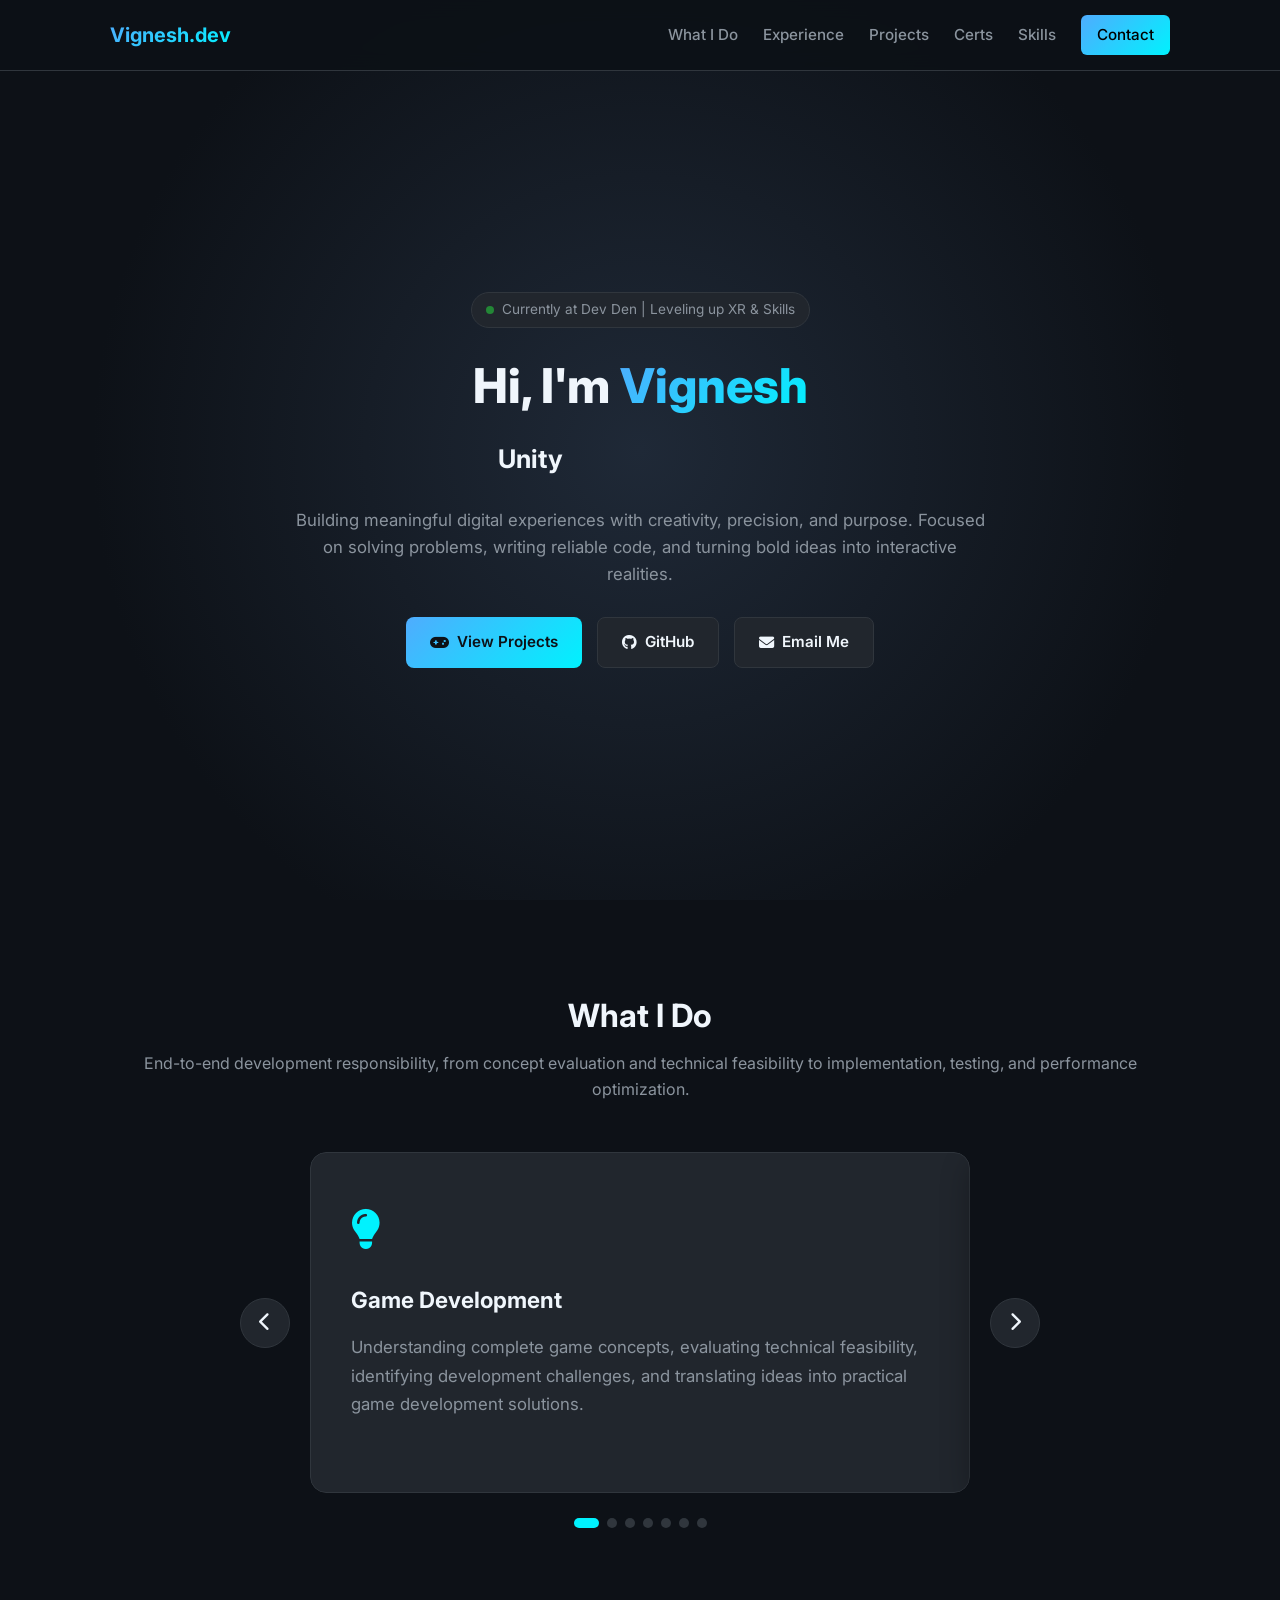
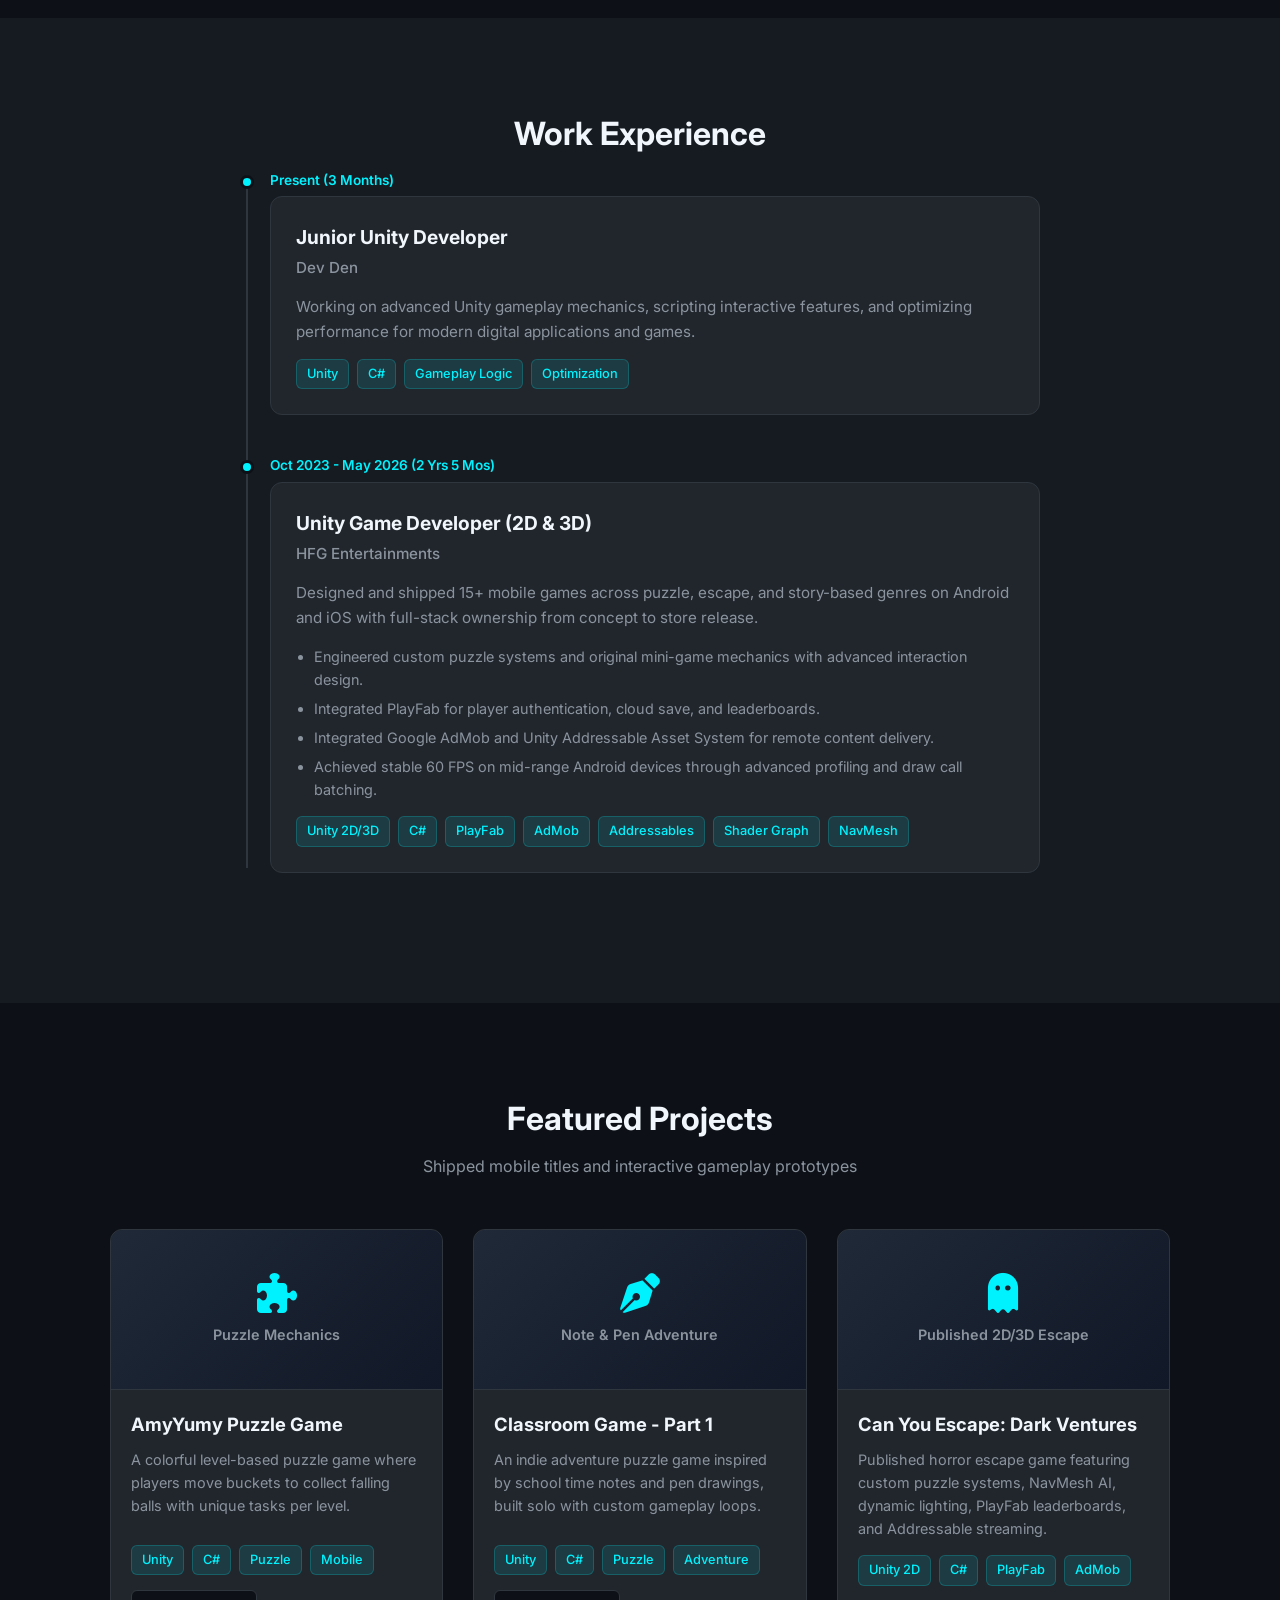
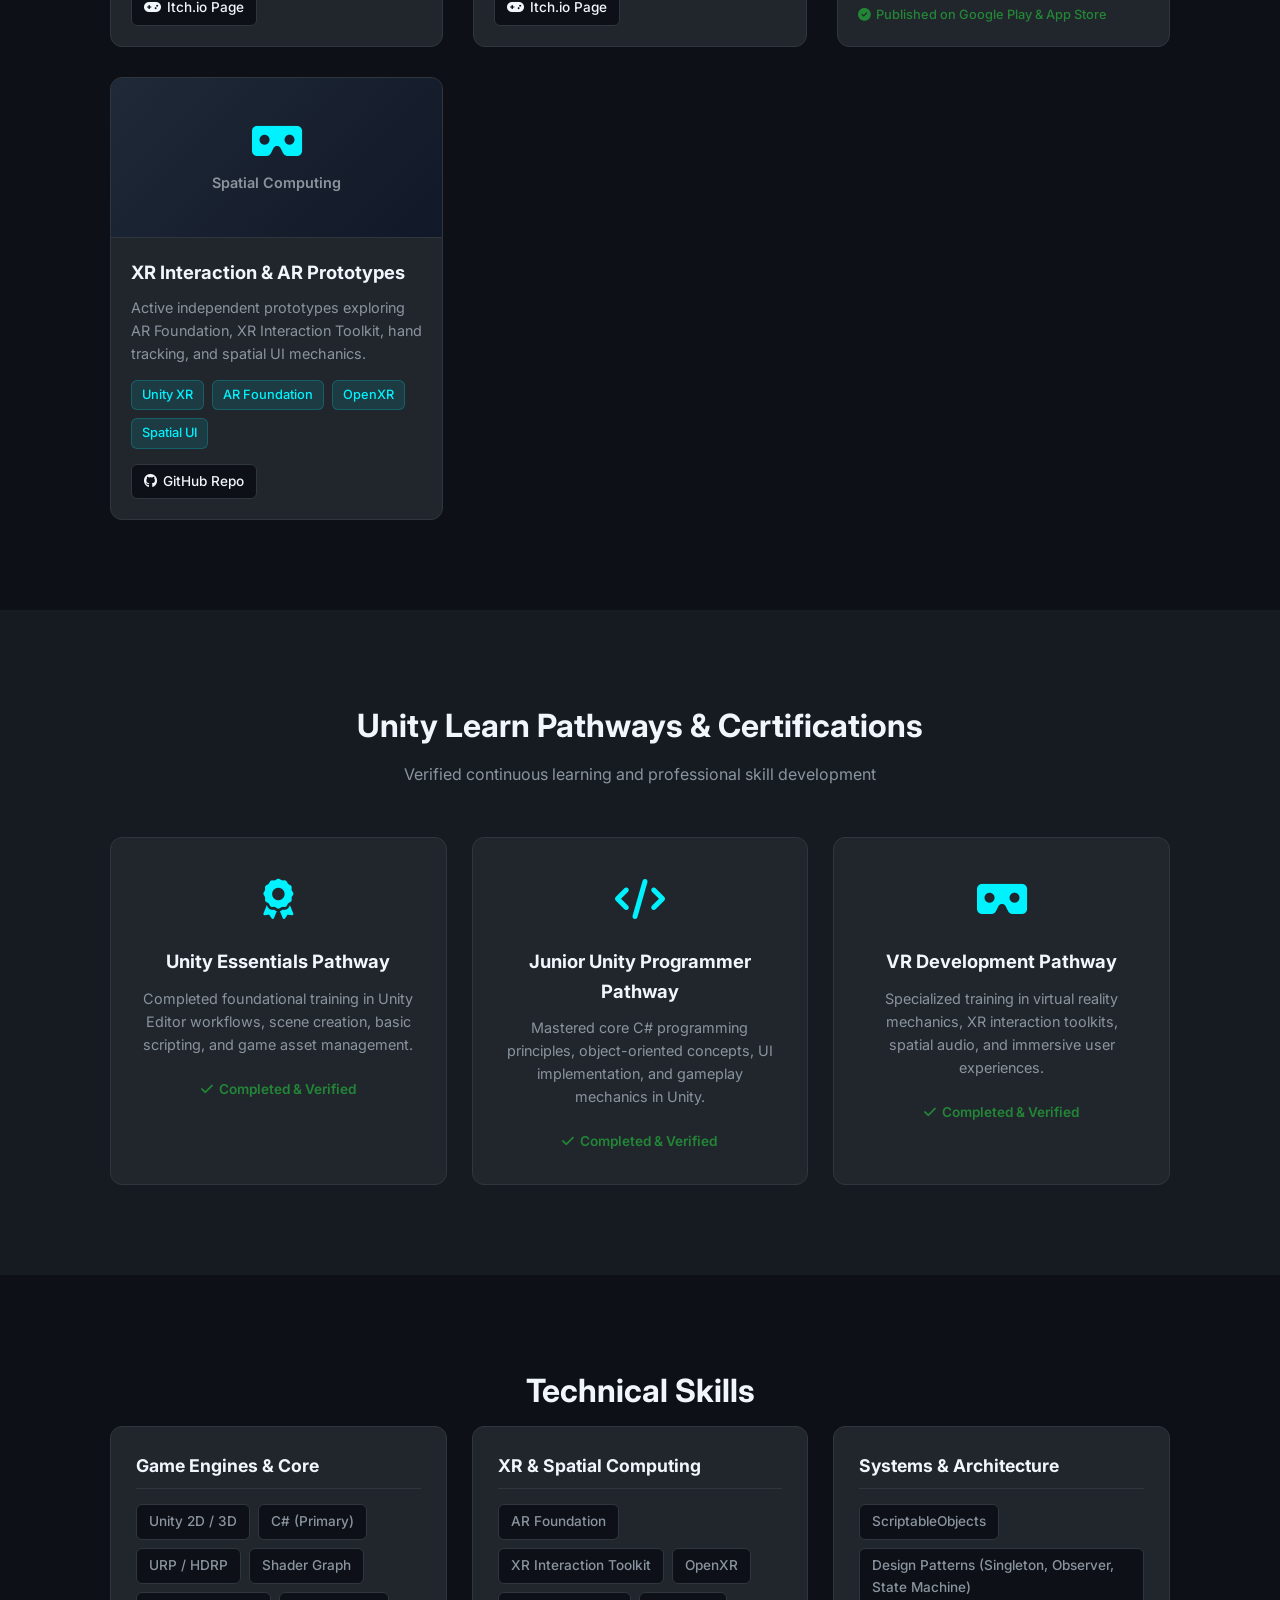
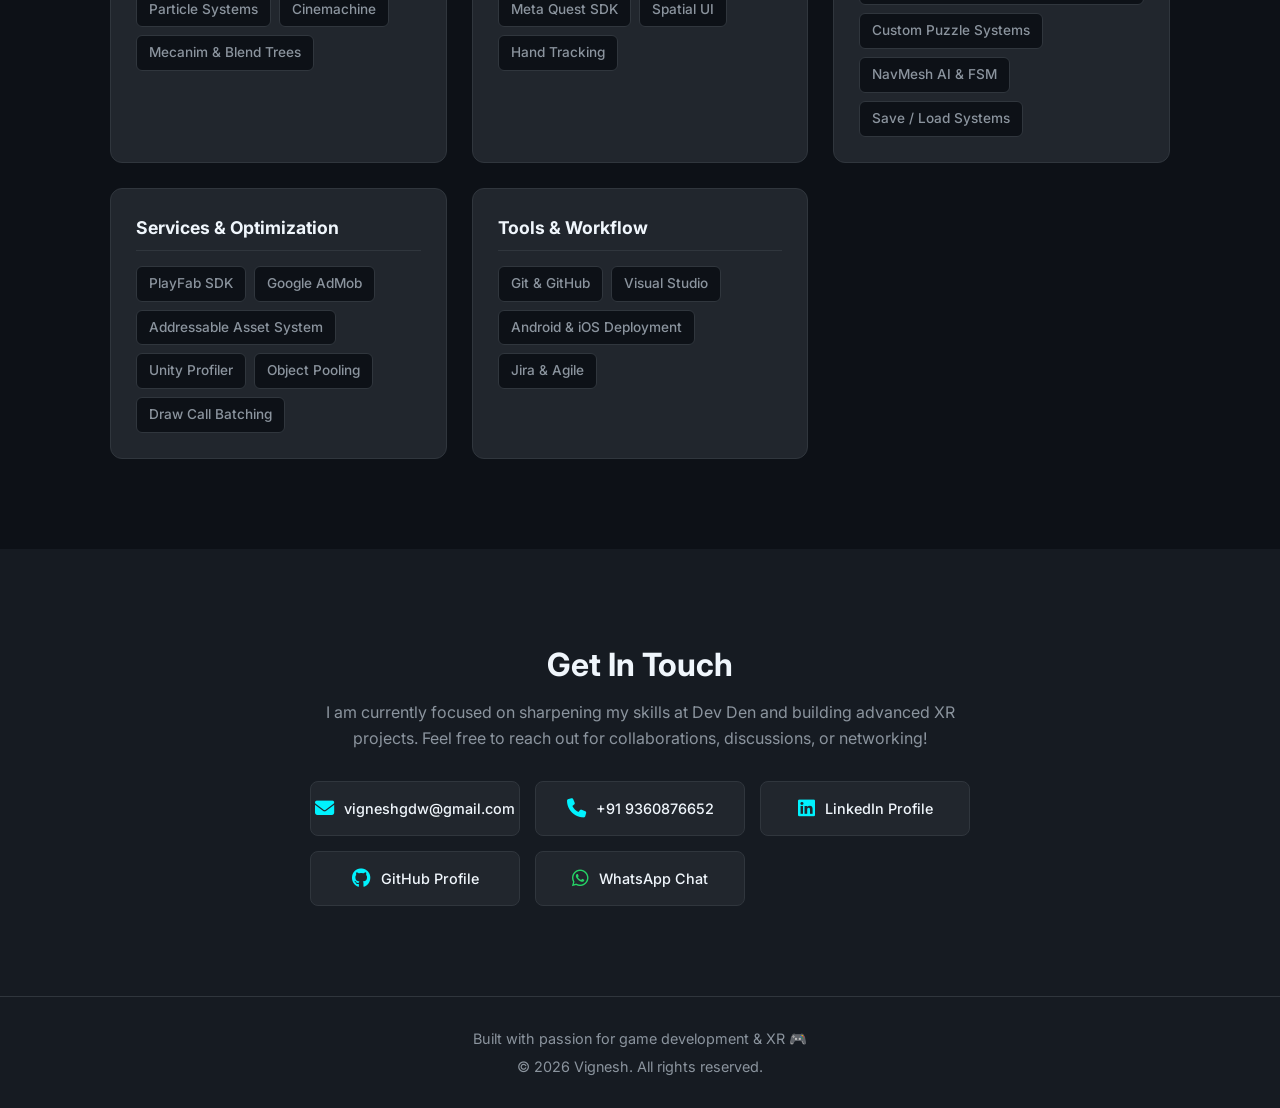
<file: index.html>
<!DOCTYPE html>
<html lang="en">
<head>
    <meta charset="UTF-8">
    <meta name="viewport" content="width=device-width, initial-scale=1.0">
    <title>Vignesh | Unity & XR Developer</title>
    <link rel="stylesheet" href="style.css">
    <!-- FontAwesome Icons -->
    <link rel="stylesheet" href="https://cdnjs.cloudflare.com/ajax/libs/font-awesome/6.4.0/css/all.min.css">
    <!-- Google Fonts -->
    <link href="https://fonts.googleapis.com/css2?family=Inter:wght@300;400;500;600;700;800&display=swap" rel="stylesheet">
</head>
<body>

    <!-- Header & Navigation -->
    <header class="navbar">
        <div class="nav-container">
            <a href="#" class="logo">Vignesh.dev</a>
            <nav class="nav-links">
                <a href="#about">What I Do</a>
                <a href="#experience">Experience</a>
                <a href="#projects">Projects</a>
                <a href="#certifications">Certs</a>
                <a href="#skills">Skills</a>
                <a href="#contact" class="nav-btn">Contact</a>
            </nav>
            <div class="hamburger">
                <i class="fa-solid fa-bars"></i>
            </div>
        </div>
    </header>

    <!-- Hero Section -->
    <section class="hero">
        <div class="hero-container">
            <div class="status-badge">
                <span class="pulse-dot"></span> Currently at Dev Den | Leveling up XR & Skills
            </div>
            <h1>Hi, I'm <span class="gradient-text">Vignesh</span></h1>
            
            <!-- Dynamic Rotating Title Container -->
            <div class="hero-title-wrapper">
                <span class="static-prefix">Unity</span>
                <span id="rotating-role" class="rotating-text">Junior Developer</span>
            </div>

            <p>Building meaningful digital experiences with creativity, precision, and purpose. 
                Focused on solving problems, writing reliable code, and turning bold ideas into interactive realities. </p>
            <div class="hero-btns">
                <a href="#projects" class="btn btn-primary"><i class="fa-solid fa-gamepad"></i> View Projects</a>
                <a href="https://github.com/vigneshGDW" target="_blank" class="btn btn-outline"><i class="fa-brands fa-github"></i> GitHub</a>
                <a href="mailto:vigneshgdw@gmail.com" class="btn btn-outline"><i class="fa-solid fa-envelope"></i> Email Me</a>
            </div>
        </div>
    </section>

    <!-- What I Do Section (Interactive Carousel) -->
    <section id="about" class="section">
        <div class="container">
            <h2 class="section-title">What I Do</h2>
            <p class="section-subtitle">End-to-end development responsibility, from concept evaluation and technical feasibility to implementation, testing, and performance optimization.</p>
            
            <div class="carousel-container">
                <button class="carousel-btn prev-btn" id="prevCard" aria-label="Previous Card">
                    <i class="fa-solid fa-chevron-left"></i>
                </button>

                <div class="carousel-track-wrapper">
                    <div class="carousel-track" id="carouselTrack">
                        
                        <!-- Card 1 -->
                        <div class="carousel-card active">
                            <div class="card-icon"><i class="fa-solid fa-lightbulb"></i></div>
                            <h3>Game Development</h3>
                            <p>Understanding complete game concepts, evaluating technical feasibility, identifying development challenges, and translating ideas into practical game development solutions.</p>
                        </div>

                        <!-- Card 2 -->
                        <div class="carousel-card">
                            <div class="card-icon"><i class="fa-solid fa-code"></i></div>
                            <h3>Gameplay Programming</h3>
                            <p>Understanding gameplay requirements, analyzing story progression and game flow, implementing gameplay logic, and ensuring interactions behave consistently with the intended game experience.</p>
                        </div>

                        <!-- Card 3 -->
                        <div class="carousel-card">
                            <div class="card-icon"><i class="fa-solid fa-vr-cardboard"></i></div>
                            <h3>XR Development (AR / VR / MR)</h3>
                            <p>Understanding client requirements and identifying the right immersive solution, whether Augmented Reality, Virtual Reality, or Mixed Reality. Translating real-world concepts into interactive experiences using Unity XR technologies.</p>
                        </div>

                        <!-- Card 4 -->
                        <div class="carousel-card">
                            <div class="card-icon"><i class="fa-solid fa-cubes"></i></div>
                            <h3>Unity Development</h3>
                            <p>Building complete interactive applications using Unity and C#. Continuously improving Unity development skills, exploring new technologies, implementing reusable systems, and translating technical concepts into functional solutions.</p>
                        </div>

                        <!-- Card 5 -->
                        <div class="carousel-card">
                            <div class="card-icon"><i class="fa-solid fa-gauge-high"></i></div>
                            <h3>Performance Optimization</h3>
                            <p>Analyzing and optimizing CPU and GPU performance using the Unity Profiler. Identifying performance bottlenecks, monitoring resource usage, and improving application efficiency across target platforms.</p>
                        </div>

                        <!-- Card 6 -->
                        <div class="carousel-card">
                            <div class="card-icon"><i class="fa-solid fa-network-wired"></i></div>
                            <h3>Multiplayer Development</h3>
                            <p>Developing multiplayer functionality using Photon Fusion and exploring Unity Netcode. Working with network synchronization, player interactions, shared game states, and real-time multiplayer experiences.</p>
                        </div>

                        <!-- Card 7 -->
                        <div class="carousel-card">
                            <div class="card-icon"><i class="fa-solid fa-vial-circle-check"></i></div>
                            <h3>Rigorous Testing & QA</h3>
                            <p>Executing comprehensive self-testing and unit testing across all developed modules. Verifying that every feature functions flawlessly against concept requirements and client expectations prior to final delivery.</p>
                        </div>

                    </div>
                </div>

                <button class="carousel-btn next-btn" id="nextCard" aria-label="Next Card">
                    <i class="fa-solid fa-chevron-right"></i>
                </button>
            </div>

            <!-- Carousel Indicators / Dots -->
            <div class="carousel-dots" id="carouselDots"></div>
        </div>
    </section>

    <!-- Experience Section -->
    <section id="experience" class="section bg-alt">
        <div class="container">
            <h2 class="section-title">Work Experience</h2>
            <div class="timeline">
                
                <!-- Current Job -->
                <div class="timeline-item">
                    <div class="timeline-dot"></div>
                    <div class="timeline-date">Present (3 Months)</div>
                    <div class="timeline-content">
                        <h3>Junior Unity Developer</h3>
                        <h4>Dev Den</h4>
                        <p>Working on advanced Unity gameplay mechanics, scripting interactive features, and optimizing performance for modern digital applications and games.</p>
                        <div class="tech-tags">
                            <span>Unity</span>
                            <span>C#</span>
                            <span>Gameplay Logic</span>
                            <span>Optimization</span>
                        </div>
                    </div>
                </div>

                <!-- Past Job -->
                <div class="timeline-item">
                    <div class="timeline-dot"></div>
                    <div class="timeline-date">Oct 2023 - May 2026 (2 Yrs 5 Mos)</div>
                    <div class="timeline-content">
                        <h3>Unity Game Developer (2D & 3D)</h3>
                        <h4>HFG Entertainments</h4>
                        <p>Designed and shipped 15+ mobile games across puzzle, escape, and story-based genres on Android and iOS with full-stack ownership from concept to store release.</p>
                        <ul>
                            <li>Engineered custom puzzle systems and original mini-game mechanics with advanced interaction design.</li>
                            <li>Integrated PlayFab for player authentication, cloud save, and leaderboards.</li>
                            <li>Integrated Google AdMob and Unity Addressable Asset System for remote content delivery.</li>
                            <li>Achieved stable 60 FPS on mid-range Android devices through advanced profiling and draw call batching.</li>
                        </ul>
                        <div class="tech-tags">
                            <span>Unity 2D/3D</span>
                            <span>C#</span>
                            <span>PlayFab</span>
                            <span>AdMob</span>
                            <span>Addressables</span>
                            <span>Shader Graph</span>
                            <span>NavMesh</span>
                        </div>
                    </div>
                </div>

            </div>
        </div>
    </section>

    <!-- Projects Section -->
    <section id="projects" class="section">
        <div class="container">
            <h2 class="section-title">Featured Projects</h2>
            <p class="section-subtitle">Shipped mobile titles and interactive gameplay prototypes</p>

            <div class="projects-grid">

                <!-- Project 1 -->
                <div class="project-card">
                    <div class="project-media">
                        <i class="fa-solid fa-puzzle-piece"></i>
                        <span>Puzzle Mechanics</span>
                    </div>
                    <div class="project-info">
                        <h3>AmyYumy Puzzle Game</h3>
                        <p>A colorful level-based puzzle game where players move buckets to collect falling balls with unique tasks per level.</p>
                        <div class="tech-tags">
                            <span>Unity</span>
                            <span>C#</span>
                            <span>Puzzle</span>
                            <span>Mobile</span>
                        </div>
                        <div class="project-links">
                            <a href="https://vigneshgdw.itch.io/amyyumygames" target="_blank" class="btn-sm"><i class="fa-solid fa-gamepad"></i> Itch.io Page</a>
                        </div>
                    </div>
                </div>

                <!-- Project 2 -->
                <div class="project-card">
                    <div class="project-media">
                        <i class="fa-solid fa-pen-nib"></i>
                        <span>Note & Pen Adventure</span>
                    </div>
                    <div class="project-info">
                        <h3>Classroom Game - Part 1</h3>
                        <p>An indie adventure puzzle game inspired by school time notes and pen drawings, built solo with custom gameplay loops.</p>
                        <div class="tech-tags">
                            <span>Unity</span>
                            <span>C#</span>
                            <span>Puzzle</span>
                            <span>Adventure</span>
                        </div>
                        <div class="project-links">
                            <a href="https://vigneshgdw.itch.io/classroomgame-part-1" target="_blank" class="btn-sm"><i class="fa-solid fa-gamepad"></i> Itch.io Page</a>
                        </div>
                    </div>
                </div>

                <!-- Project 3 -->
                <div class="project-card">
                    <div class="project-media">
                        <i class="fa-solid fa-ghost"></i>
                        <span>Published 2D/3D Escape</span>
                    </div>
                    <div class="project-info">
                        <h3>Can You Escape: Dark Ventures</h3>
                        <p>Published horror escape game featuring custom puzzle systems, NavMesh AI, dynamic lighting, PlayFab leaderboards, and Addressable streaming.</p>
                        <div class="tech-tags">
                            <span>Unity 2D</span>
                            <span>C#</span>
                            <span>PlayFab</span>
                            <span>AdMob</span>
                        </div>
                        <div class="project-links">
                            <span class="badge-live"><i class="fa-solid fa-circle-check"></i> Published on Google Play & App Store</span>
                        </div>
                    </div>
                </div>

                <!-- Project 4 -->
                <div class="project-card">
                    <div class="project-media">
                        <i class="fa-solid fa-vr-cardboard"></i>
                        <span>Spatial Computing</span>
                    </div>
                    <div class="project-info">
                        <h3>XR Interaction & AR Prototypes</h3>
                        <p>Active independent prototypes exploring AR Foundation, XR Interaction Toolkit, hand tracking, and spatial UI mechanics.</p>
                        <div class="tech-tags">
                            <span>Unity XR</span>
                            <span>AR Foundation</span>
                            <span>OpenXR</span>
                            <span>Spatial UI</span>
                        </div>
                        <div class="project-links">
                            <a href="https://github.com/vigneshGDW" target="_blank" class="btn-sm"><i class="fa-brands fa-github"></i> GitHub Repo</a>
                        </div>
                    </div>
                </div>

            </div>
        </div>
    </section>

    <!-- Certifications Section -->
    <section id="certifications" class="section bg-alt">
        <div class="container">
            <h2 class="section-title">Unity Learn Pathways & Certifications</h2>
            <p class="section-subtitle">Verified continuous learning and professional skill development</p>

            <div class="certs-grid">
                <div class="cert-card">
                    <div class="cert-icon"><i class="fa-solid fa-award"></i></div>
                    <h3>Unity Essentials Pathway</h3>
                    <p>Completed foundational training in Unity Editor workflows, scene creation, basic scripting, and game asset management.</p>
                    <span class="cert-status verified"><i class="fa-solid fa-check"></i> Completed & Verified</span>
                </div>

                <div class="cert-card">
                    <div class="cert-icon"><i class="fa-solid fa-code"></i></div>
                    <h3>Junior Unity Programmer Pathway</h3>
                    <p>Mastered core C# programming principles, object-oriented concepts, UI implementation, and gameplay mechanics in Unity.</p>
                    <span class="cert-status verified"><i class="fa-solid fa-check"></i> Completed & Verified</span>
                </div>

                <div class="cert-card">
                    <div class="cert-icon"><i class="fa-solid fa-vr-cardboard"></i></div>
                    <h3>VR Development Pathway</h3>
                    <p>Specialized training in virtual reality mechanics, XR interaction toolkits, spatial audio, and immersive user experiences.</p>
                    <span class="cert-status verified"><i class="fa-solid fa-check"></i> Completed & Verified</span>
                </div>
            </div>
        </div>
    </section>

    <!-- Skills Section -->
    <section id="skills" class="section">
        <div class="container">
            <h2 class="section-title">Technical Skills</h2>
            
            <div class="skills-container">
                <div class="skill-category">
                    <h3>Game Engines & Core</h3>
                    <div class="skill-tags">
                        <span>Unity 2D / 3D</span>
                        <span>C# (Primary)</span>
                        <span>URP / HDRP</span>
                        <span>Shader Graph</span>
                        <span>Particle Systems</span>
                        <span>Cinemachine</span>
                        <span>Mecanim & Blend Trees</span>
                    </div>
                </div>

                <div class="skill-category">
                    <h3>XR & Spatial Computing</h3>
                    <div class="skill-tags">
                        <span>AR Foundation</span>
                        <span>XR Interaction Toolkit</span>
                        <span>OpenXR</span>
                        <span>Meta Quest SDK</span>
                        <span>Spatial UI</span>
                        <span>Hand Tracking</span>
                    </div>
                </div>

                <div class="skill-category">
                    <h3>Systems & Architecture</h3>
                    <div class="skill-tags">
                        <span>ScriptableObjects</span>
                        <span>Design Patterns (Singleton, Observer, State Machine)</span>
                        <span>Custom Puzzle Systems</span>
                        <span>NavMesh AI & FSM</span>
                        <span>Save / Load Systems</span>
                    </div>
                </div>

                <div class="skill-category">
                    <h3>Services & Optimization</h3>
                    <div class="skill-tags">
                        <span>PlayFab SDK</span>
                        <span>Google AdMob</span>
                        <span>Addressable Asset System</span>
                        <span>Unity Profiler</span>
                        <span>Object Pooling</span>
                        <span>Draw Call Batching</span>
                    </div>
                </div>

                <div class="skill-category">
                    <h3>Tools & Workflow</h3>
                    <div class="skill-tags">
                        <span>Git & GitHub</span>
                        <span>Visual Studio</span>
                        <span>Android & iOS Deployment</span>
                        <span>Jira & Agile</span>
                    </div>
                </div>
            </div>
        </div>
    </section>

    <!-- Contact Section -->
    <section id="contact" class="section bg-alt">
        <div class="container contact-container">
            <h2 class="section-title">Get In Touch</h2>
            <p>I am currently focused on sharpening my skills at Dev Den and building advanced XR projects. Feel free to reach out for collaborations, discussions, or networking!</p>

            <div class="contact-cards">
                <a href="mailto:vigneshgdw@gmail.com" class="contact-card-link">
                    <i class="fa-solid fa-envelope"></i>
                    <span>vigneshgdw@gmail.com</span>
                </a>
                <a href="tel:9360876652" class="contact-card-link">
                    <i class="fa-solid fa-phone"></i>
                    <span>+91 9360876652</span>
                </a>
                <a href="https://www.linkedin.com/in/vignesh-gdw-719664353/" target="_blank" class="contact-card-link">
                    <i class="fa-brands fa-linkedin"></i>
                    <span>LinkedIn Profile</span>
                </a>
                <a href="https://github.com/vigneshGDW" target="_blank" class="contact-card-link">
                    <i class="fa-brands fa-github"></i>
                    <span>GitHub Profile</span>
                </a>
                <a href="https://wa.me/919360876652" target="_blank" class="contact-card-link whatsapp">
                    <i class="fa-brands fa-whatsapp"></i>
                    <span>WhatsApp Chat</span>
                </a>
            </div>
        </div>
    </section>

    <!-- Footer -->
    <footer>
        <div class="container">
            <p>Built with passion for game development & XR 🎮</p>
            <p>© 2026 Vignesh. All rights reserved.</p>
        </div>
    </footer>

    <script src="script.js"></script>
</body>
</html>
</file>
<file: style.css>
/* CSS Reset & Variables */
* {
    margin: 0;
    padding: 0;
    box-sizing: border-box;
}

:root {
    --bg-primary: #0d1117;
    --bg-secondary: #161b22;
    --bg-card: #21262d;
    --border-color: #30363d;
    --accent-color: #00f2fe;
    --accent-secondary: #4facfe;
    --text-primary: #f0f6fc;
    --text-secondary: #8b949e;
    --transition: all 0.3s ease;
}

html {
    scroll-behavior: smooth;
}

body {
    font-family: 'Inter', sans-serif;
    background-color: var(--bg-primary);
    color: var(--text-primary);
    line-height: 1.6;
}

a {
    text-decoration: none;
    color: inherit;
}

ul {
    list-style: none;
}

.container {
    max-width: 1100px;
    margin: 0 auto;
    padding: 0 20px;
}

/* Navbar */
.navbar {
    position: fixed;
    top: 0;
    left: 0;
    width: 100%;
    background-color: rgba(13, 17, 23, 0.9);
    backdrop-filter: blur(10px);
    border-bottom: 1px solid var(--border-color);
    z-index: 1000;
}

.nav-container {
    display: flex;
    justify-content: space-between;
    align-items: center;
    max-width: 1100px;
    margin: 0 auto;
    padding: 15px 20px;
}

.logo {
    font-size: 1.25rem;
    font-weight: 700;
    color: var(--text-primary);
    background: linear-gradient(135deg, var(--accent-secondary), var(--accent-color));
    -webkit-background-clip: text;
    -webkit-text-fill-color: transparent;
}

.nav-links {
    display: flex;
    gap: 25px;
    align-items: center;
}

.nav-links a {
    color: var(--text-secondary);
    font-size: 0.95rem;
    font-weight: 500;
    transition: var(--transition);
}

.nav-links a:hover, .nav-links a.active {
    color: var(--accent-color);
}

.nav-btn {
    background: linear-gradient(135deg, var(--accent-secondary), var(--accent-color));
    color: #000 !important;
    padding: 8px 16px;
    border-radius: 6px;
    font-weight: 600;
}

.hamburger {
    display: none;
    font-size: 1.5rem;
    cursor: pointer;
    color: var(--text-primary);
}

/* Hero Section */
.hero {
    min-height: 100vh;
    display: flex;
    align-items: center;
    justify-content: center;
    text-align: center;
    padding: 120px 20px 60px;
    background: radial-gradient(circle at center, #1f2937 0%, var(--bg-primary) 70%);
}

.status-badge {
    display: inline-flex;
    align-items: center;
    gap: 8px;
    background-color: var(--bg-card);
    border: 1px solid var(--border-color);
    padding: 6px 14px;
    border-radius: 20px;
    font-size: 0.85rem;
    color: var(--text-secondary);
    margin-bottom: 20px;
}

.pulse-dot {
    width: 8px;
    height: 8px;
    background-color: #238636;
    border-radius: 50%;
    animation: pulse 2s infinite;
}

@keyframes pulse {
    0% { box-shadow: 0 0 0 0 rgba(35, 134, 54, 0.7); }
    70% { box-shadow: 0 0 0 8px rgba(35, 134, 54, 0); }
    100% { box-shadow: 0 0 0 0 rgba(35, 134, 54, 0); }
}

.hero h1 {
    font-size: 3rem;
    font-weight: 800;
    margin-bottom: 12px;
}

.gradient-text {
    background: linear-gradient(135deg, var(--accent-secondary), var(--accent-color));
    -webkit-background-clip: text;
    -webkit-text-fill-color: transparent;
}

/* Dynamic Rotating Title Styling */
.hero-title-wrapper {
    font-size: 1.6rem;
    font-weight: 700;
    margin-bottom: 25px;
    display: flex;
    justify-content: center;
    align-items: center;
    gap: 10px;
    flex-wrap: wrap;
}

.static-prefix {
    color: var(--text-primary);
}

.rotating-text {
    color: var(--accent-color);
    border-bottom: 2px solid var(--accent-color);
    padding-bottom: 2px;
    display: inline-block;
    transition: opacity 0.3s ease, transform 0.3s ease;
}

.hero p {
    max-width: 700px;
    margin: 0 auto 30px;
    color: var(--text-secondary);
    font-size: 1.05rem;
}

.hero-btns {
    display: flex;
    gap: 15px;
    justify-content: center;
    flex-wrap: wrap;
}

.btn {
    display: inline-flex;
    align-items: center;
    gap: 8px;
    padding: 12px 24px;
    border-radius: 8px;
    font-weight: 600;
    font-size: 0.95rem;
    transition: var(--transition);
}

.btn-primary {
    background: linear-gradient(135deg, var(--accent-secondary), var(--accent-color));
    color: #0d1117;
}

.btn-primary:hover {
    opacity: 0.9;
    transform: translateY(-2px);
}

.btn-outline {
    background-color: var(--bg-card);
    border: 1px solid var(--border-color);
    color: var(--text-primary);
}

.btn-outline:hover {
    border-color: var(--accent-color);
    transform: translateY(-2px);
}

/* Sections */
.section {
    padding: 90px 0;
}

.bg-alt {
    background-color: var(--bg-secondary);
}

.section-title {
    font-size: 2rem;
    font-weight: 700;
    text-align: center;
    margin-bottom: 10px;
}

.section-subtitle {
    text-align: center;
    color: var(--text-secondary);
    margin-bottom: 50px;
    font-size: 1rem;
}

/* Interactive Card Carousel ("What I Do") */
.carousel-container {
    display: flex;
    align-items: center;
    justify-content: center;
    gap: 20px;
    max-width: 800px;
    margin: 0 auto;
}

.carousel-track-wrapper {
    overflow: hidden;
    width: 100%;
    border-radius: 16px;
}

.carousel-track {
    display: flex;
    transition: transform 0.4s cubic-bezier(0.25, 1, 0.5, 1);
}

.carousel-card {
    min-width: 100%;
    background-color: var(--bg-card);
    border: 1px solid var(--border-color);
    padding: 45px 40px;
    border-radius: 16px;
    box-shadow: 0 10px 30px rgba(0,0,0,0.3);
    text-align: left;
    transition: var(--transition);
}

.carousel-card:hover {
    border-color: var(--accent-color);
}

.card-icon {
    font-size: 2.5rem;
    color: var(--accent-color);
    margin-bottom: 20px;
}

.carousel-card h3 {
    font-size: 1.4rem;
    margin-bottom: 15px;
    color: var(--text-primary);
}

.carousel-card p {
    color: var(--text-secondary);
    font-size: 1.05rem;
    line-height: 1.7;
}

/* Carousel Buttons */
.carousel-btn {
    background-color: var(--bg-card);
    border: 1px solid var(--border-color);
    color: var(--text-primary);
    width: 50px;
    height: 50px;
    border-radius: 50%;
    display: flex;
    align-items: center;
    justify-content: center;
    font-size: 1.2rem;
    cursor: pointer;
    transition: var(--transition);
    flex-shrink: 0;
    z-index: 10;
}

.carousel-btn:hover {
    background-color: var(--accent-color);
    color: #000;
    border-color: var(--accent-color);
    transform: scale(1.05);
}

/* Carousel Dots */
.carousel-dots {
    display: flex;
    justify-content: center;
    gap: 8px;
    margin-top: 25px;
}

.dot {
    width: 10px;
    height: 10px;
    border-radius: 50%;
    background-color: var(--border-color);
    cursor: pointer;
    transition: var(--transition);
}

.dot.active {
    background-color: var(--accent-color);
    width: 25px;
    border-radius: 5px;
}

/* Timeline */
.timeline {
    position: relative;
    max-width: 800px;
    margin: 0 auto;
    padding-left: 30px;
}

.timeline::before {
    content: '';
    position: absolute;
    left: 6px;
    top: 5px;
    bottom: 5px;
    width: 2px;
    background-color: var(--border-color);
}

.timeline-item {
    position: relative;
    margin-bottom: 40px;
}

.timeline-dot {
    position: absolute;
    left: -30px;
    top: 5px;
    width: 14px;
    height: 14px;
    border-radius: 50%;
    background-color: var(--accent-color);
    border: 3px solid var(--bg-primary);
}

.timeline-date {
    font-size: 0.85rem;
    color: var(--accent-color);
    font-weight: 600;
    margin-bottom: 5px;
}

.timeline-content {
    background-color: var(--bg-card);
    border: 1px solid var(--border-color);
    padding: 25px;
    border-radius: 12px;
}

.timeline-content h3 {
    font-size: 1.2rem;
    margin-bottom: 3px;
}

.timeline-content h4 {
    font-size: 0.95rem;
    color: var(--text-secondary);
    font-weight: 500;
    margin-bottom: 15px;
}

.timeline-content p {
    color: var(--text-secondary);
    font-size: 0.95rem;
    margin-bottom: 15px;
}

.timeline-content ul {
    margin-bottom: 15px;
    padding-left: 18px;
}

.timeline-content ul li {
    list-style-type: disc;
    color: var(--text-secondary);
    font-size: 0.9rem;
    margin-bottom: 6px;
}

.tech-tags {
    display: flex;
    flex-wrap: wrap;
    gap: 8px;
}

.tech-tags span {
    background-color: rgba(0, 242, 254, 0.1);
    color: var(--accent-color);
    padding: 4px 10px;
    border-radius: 6px;
    font-size: 0.8rem;
    font-weight: 500;
    border: 1px solid rgba(0, 242, 254, 0.2);
}

/* Projects Grid */
.projects-grid {
    display: grid;
    grid-template-columns: repeat(auto-fit, minmax(280px, 1fr));
    gap: 30px;
}

.project-card {
    background-color: var(--bg-card);
    border: 1px solid var(--border-color);
    border-radius: 12px;
    overflow: hidden;
    display: flex;
    flex-direction: column;
    transition: var(--transition);
}

.project-card:hover {
    border-color: var(--accent-color);
    transform: translateY(-5px);
}

.project-media {
    width: 100%;
    height: 160px;
    background: linear-gradient(135deg, #1f2937, #111827);
    display: flex;
    flex-direction: column;
    align-items: center;
    justify-content: center;
    color: var(--accent-color);
    gap: 10px;
    border-bottom: 1px solid var(--border-color);
}

.project-media i {
    font-size: 2.5rem;
}

.project-media span {
    font-size: 0.9rem;
    font-weight: 600;
    color: var(--text-secondary);
}

.project-info {
    padding: 20px;
    display: flex;
    flex-direction: column;
    flex-grow: 1;
}

.project-info h3 {
    font-size: 1.15rem;
    margin-bottom: 8px;
}

.project-info p {
    color: var(--text-secondary);
    font-size: 0.9rem;
    margin-bottom: 15px;
    flex-grow: 1;
}

.project-info .tech-tags {
    margin-bottom: 15px;
}

.project-links {
    margin-top: auto;
}

.btn-sm {
    display: inline-flex;
    align-items: center;
    gap: 6px;
    background-color: var(--bg-primary);
    border: 1px solid var(--border-color);
    padding: 6px 12px;
    border-radius: 6px;
    font-size: 0.85rem;
    font-weight: 500;
    transition: var(--transition);
}

.btn-sm:hover {
    border-color: var(--accent-color);
    color: var(--accent-color);
}

.badge-live {
    font-size: 0.8rem;
    color: #238636;
    display: inline-flex;
    align-items: center;
    gap: 5px;
    font-weight: 500;
}

/* Certifications Grid */
.certs-grid {
    display: grid;
    grid-template-columns: repeat(auto-fit, minmax(300px, 1fr));
    gap: 25px;
}

.cert-card {
    background-color: var(--bg-card);
    border: 1px solid var(--border-color);
    padding: 30px;
    border-radius: 12px;
    text-align: center;
    transition: var(--transition);
}

.cert-card:hover {
    border-color: var(--accent-color);
    transform: translateY(-5px);
}

.cert-icon {
    font-size: 2.5rem;
    color: var(--accent-color);
    margin-bottom: 15px;
}

.cert-card h3 {
    font-size: 1.15rem;
    margin-bottom: 10px;
}

.cert-card p {
    color: var(--text-secondary);
    font-size: 0.9rem;
    margin-bottom: 20px;
}

.cert-status {
    display: inline-flex;
    align-items: center;
    gap: 6px;
    font-size: 0.85rem;
    font-weight: 600;
}

.cert-status.verified {
    color: #238636;
}

/* Skills */
.skills-container {
    display: grid;
    grid-template-columns: repeat(auto-fit, minmax(300px, 1fr));
    gap: 25px;
}

.skill-category {
    background-color: var(--bg-card);
    border: 1px solid var(--border-color);
    padding: 25px;
    border-radius: 12px;
}

.skill-category h3 {
    font-size: 1.1rem;
    margin-bottom: 15px;
    color: var(--text-primary);
    border-bottom: 1px solid var(--border-color);
    padding-bottom: 8px;
}

.skill-category .skill-tags {
    display: flex;
    flex-wrap: wrap;
    gap: 8px;
}

.skill-category .skill-tags span {
    background-color: var(--bg-primary);
    color: var(--text-secondary);
    border: 1px solid var(--border-color);
    padding: 6px 12px;
    border-radius: 6px;
    font-size: 0.85rem;
    font-weight: 500;
    transition: var(--transition);
}

.skill-category .skill-tags span:hover {
    border-color: var(--accent-color);
    color: var(--accent-color);
}

/* Contact Section */
.contact-container {
    text-align: center;
    max-width: 700px;
}

.contact-container p {
    color: var(--text-secondary);
    margin-bottom: 30px;
}

.contact-cards {
    display: grid;
    grid-template-columns: repeat(auto-fit, minmax(200px, 1fr));
    gap: 15px;
}

.contact-card-link {
    display: flex;
    align-items: center;
    justify-content: center;
    gap: 10px;
    background-color: var(--bg-card);
    border: 1px solid var(--border-color);
    padding: 15px;
    border-radius: 8px;
    color: var(--text-primary);
    font-weight: 500;
    font-size: 0.9rem;
    transition: var(--transition);
}

.contact-card-link i {
    font-size: 1.2rem;
    color: var(--accent-color);
}

.contact-card-link.whatsapp i {
    color: #25d366;
}

.contact-card-link:hover {
    border-color: var(--accent-color);
    transform: translateY(-3px);
}

/* Footer */
footer {
    background-color: var(--bg-secondary);
    border-top: 1px solid var(--border-color);
    text-align: center;
    padding: 30px 20px;
    color: var(--text-secondary);
    font-size: 0.9rem;
}

footer p:first-child {
    margin-bottom: 5px;
}

/* Responsive Design */
@media (max-width: 768px) {
    .nav-links {
        display: none;
        flex-direction: column;
        position: absolute;
        top: 100%;
        left: 0;
        width: 100%;
        background-color: var(--bg-secondary);
        border-bottom: 1px solid var(--border-color);
        padding: 20px;
        gap: 15px;
        text-align: center;
    }

    .nav-links.active {
        display: flex;
    }

    .hamburger {
        display: block;
    }

    .hero h1 {
        font-size: 2.2rem;
    }

    .hero-title-wrapper {
        font-size: 1.3rem;
    }

    .carousel-container {
        gap: 10px;
    }

    .carousel-btn {
        width: 40px;
        height: 40px;
        font-size: 1rem;
    }

    .carousel-card {
        padding: 25px 20px;
    }
}
</file>
